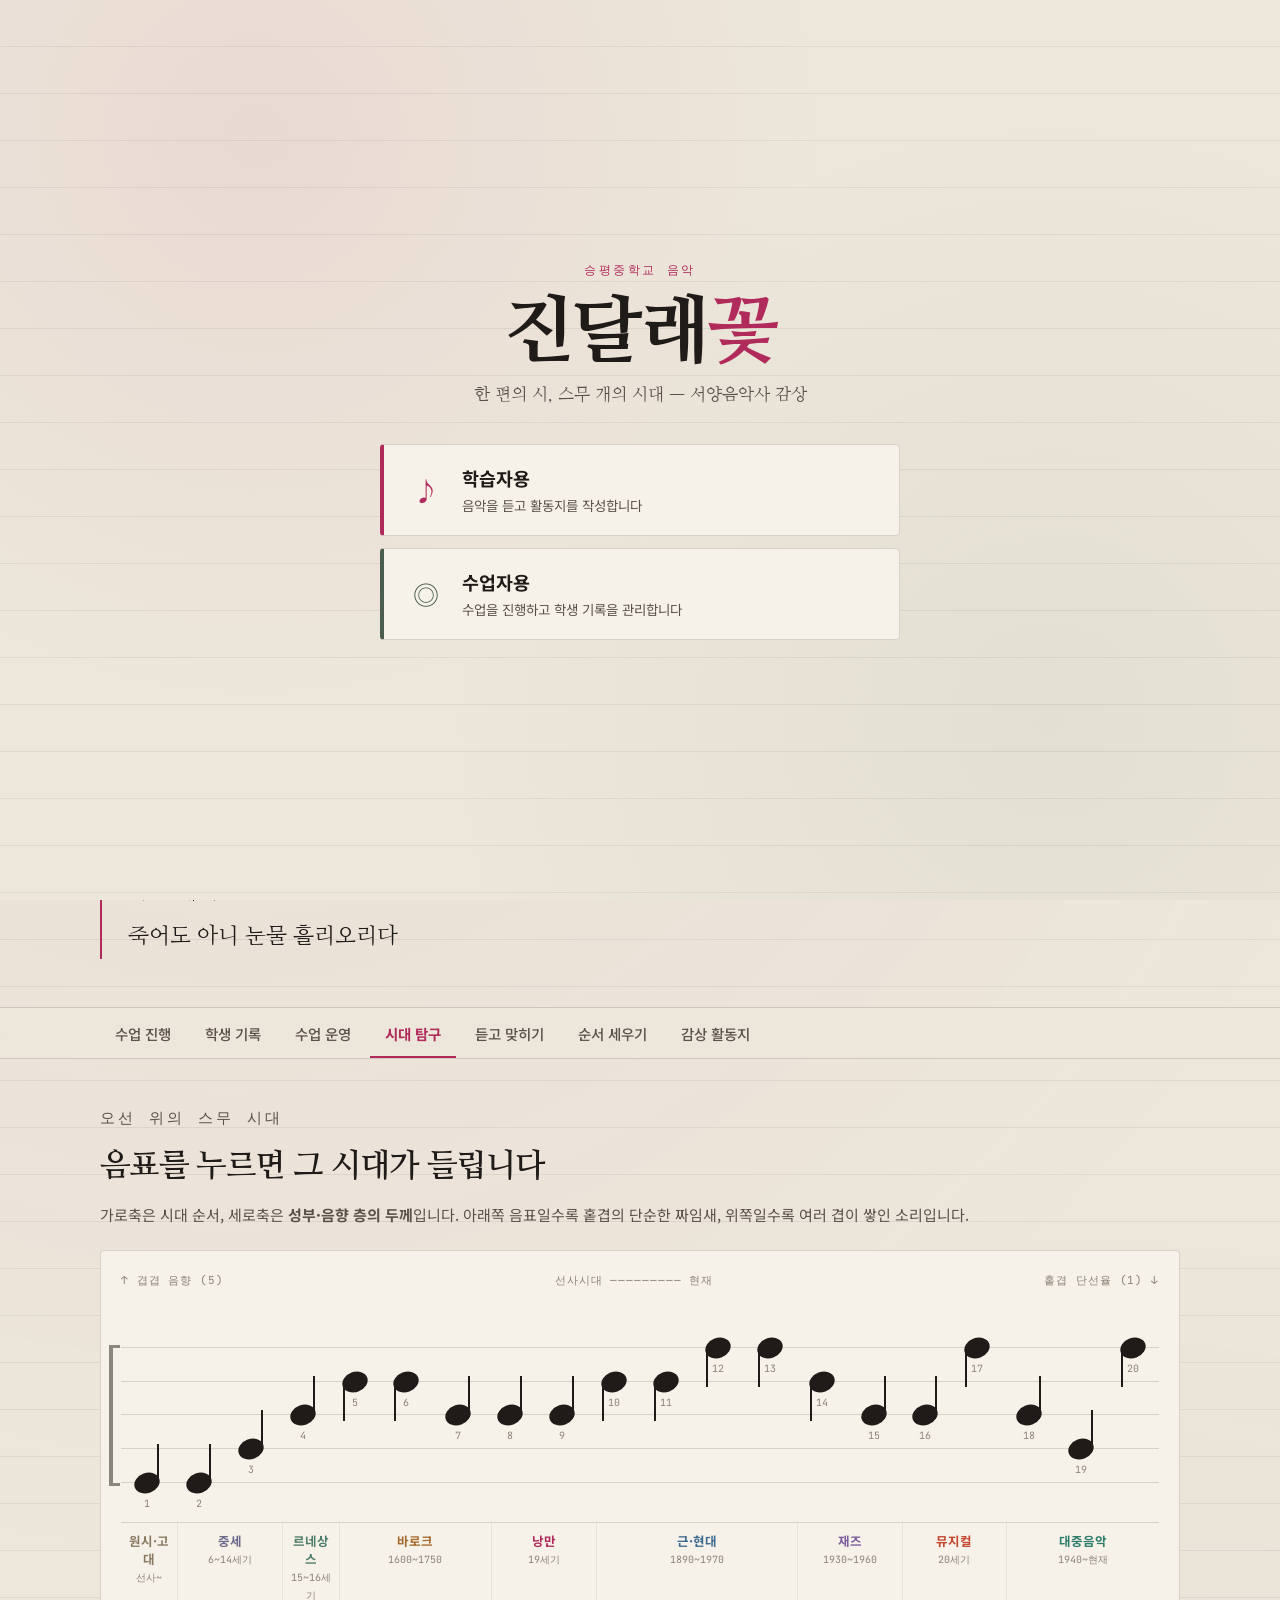
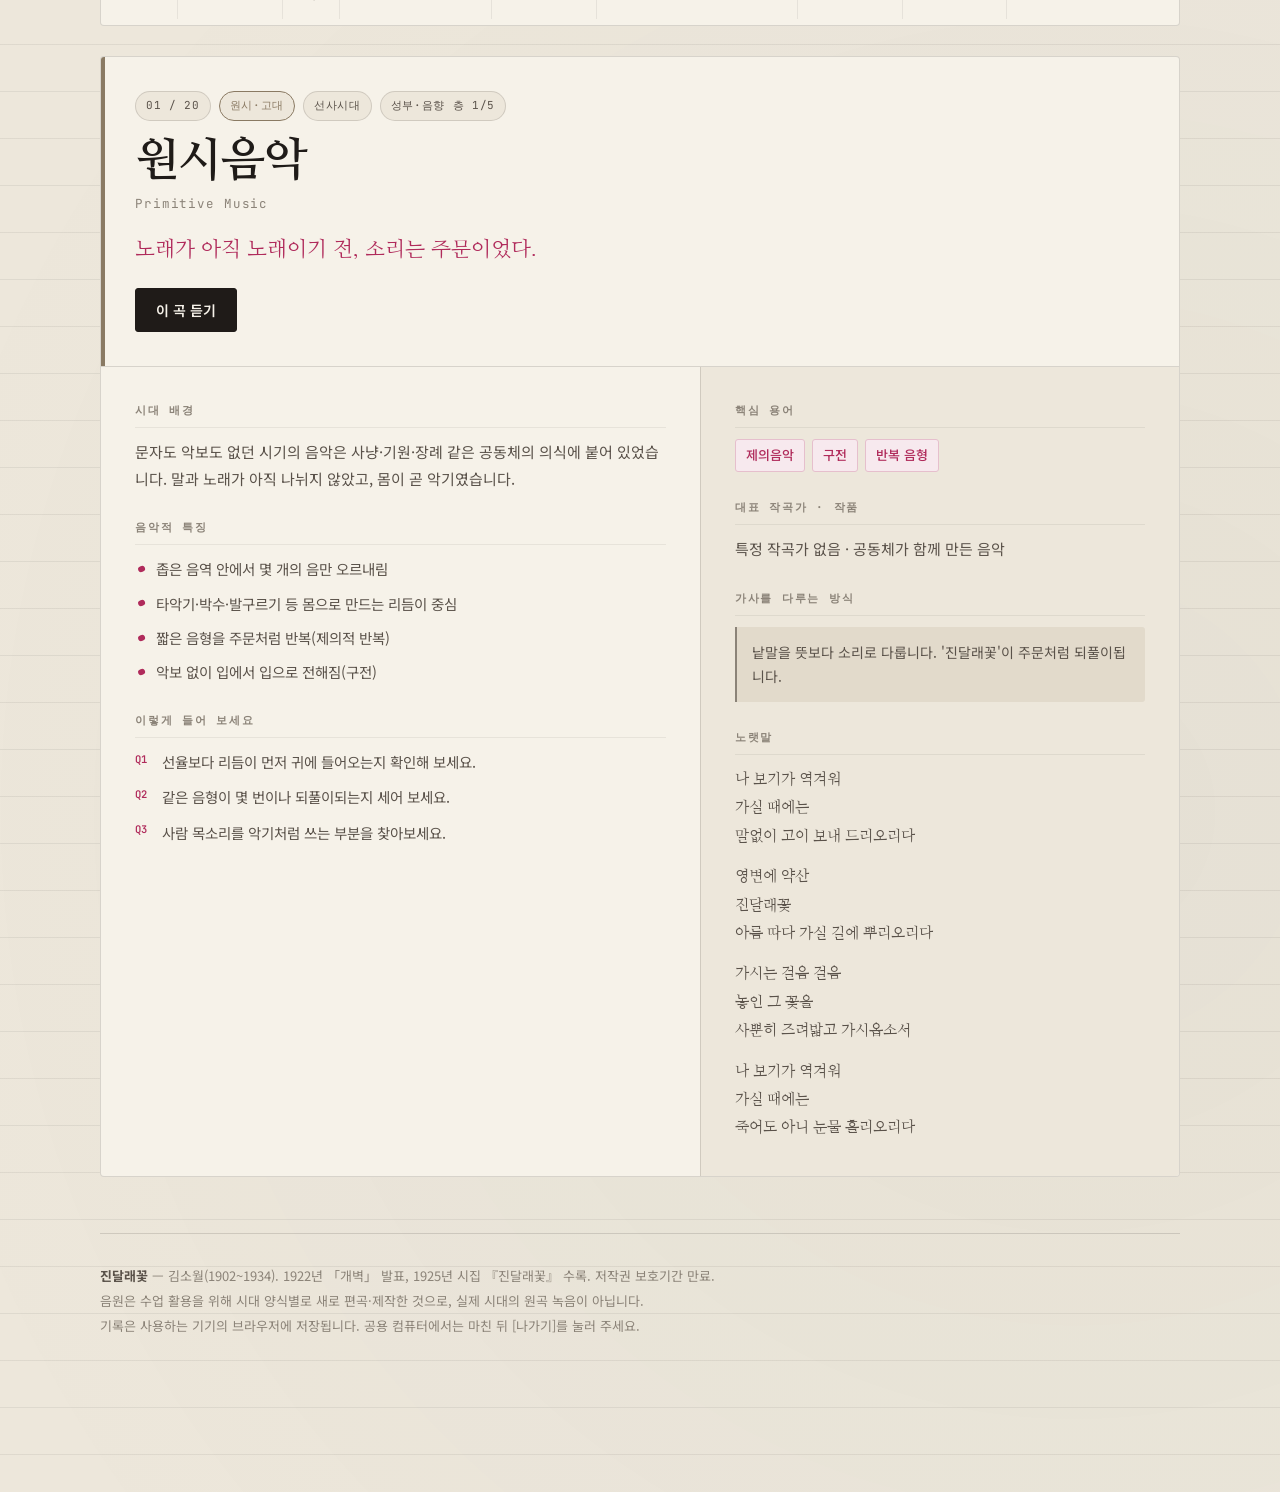
<file: index.html>
<!DOCTYPE html>
<html lang="ko">
<head>
<meta charset="UTF-8">
<meta name="viewport" content="width=device-width, initial-scale=1">
<title>진달래꽃 × 서양음악사 — 한 편의 시, 스무 개의 시대</title>
<meta name="description" content="김소월의 「진달래꽃」을 서양음악사 스무 개 시대·장르로 바꿔 듣고 비교하는 음악 감상 학습 페이지.">
<meta name="theme-color" content="#EDE7DB">
<link rel="preconnect" href="https://fonts.googleapis.com">
<link rel="preconnect" href="https://fonts.gstatic.com" crossorigin>
<link href="https://fonts.googleapis.com/css2?family=Nanum+Myeongjo:wght@400;700;800&family=Noto+Sans+KR:wght@400;500;700&family=JetBrains+Mono:wght@400;600&display=swap" rel="stylesheet">
<link rel="stylesheet" href="assets/css/style.css">
<link rel="stylesheet" href="assets/css/cloud.css?v=4">
</head>
<body class="locked">

<!-- ================= 로그인 ================= -->
<div class="gate on" id="gate">
  <div class="gate-card">
    <p class="eyebrow" id="gateSchool">승평중학교 음악</p>
    <h1>진달래<span class="pt">꽃</span></h1>
    <p class="gate-sub">한 편의 시, 스무 개의 시대 — 서양음악사 감상</p>

    <div id="gatePick" class="gate-pick">
      <button class="pickcard" type="button" id="pickStudent">
        <span class="pc-ico">♪</span>
        <b>학습자용</b>
        <span>음악을 듣고 활동지를 작성합니다</span>
      </button>
      <button class="pickcard teach" type="button" id="pickTeacher">
        <span class="pc-ico">◎</span>
        <b>수업자용</b>
        <span>수업을 진행하고 학생 기록을 관리합니다</span>
      </button>
    </div>

    <div id="gateForm" class="gate-form" style="display:none">
      <h2 id="gateFormTitle">학습자용 접속</h2>
      <div class="fld" id="fSid"><label for="gSid">학번</label>
        <input id="gSid" type="text" inputmode="numeric" maxlength="5" placeholder="3105" autocomplete="off"></div>
      <div class="fld" id="fName"><label for="gName">이름</label>
        <input id="gName" type="text" maxlength="10" placeholder="홍길동" autocomplete="off"></div>
      <div class="fld"><label for="gPw">비밀번호</label>
        <input id="gPw" type="password" maxlength="20" placeholder="비밀번호" autocomplete="off"></div>
      <p class="gate-err" id="gateErr"></p>
      <div class="btn-row">
        <button class="btn" type="button" id="gateGo">들어가기</button>
        <button class="btn ghost" type="button" id="gateBack">뒤로</button>
      </div>
      <p class="gate-hint" id="gateHint"></p>
    </div>
  </div>
</div>

<!-- ================= 사용자 표시줄 ================= -->
<div class="who" id="who">
  <div class="wrap">
    <span class="badge" id="whoRole">학습자</span>
    <b id="whoName">이름</b>
    <span id="whoSid" class="mono"></span>
    <button class="btn ghost small" type="button" id="logout">나가기</button>
  </div>
</div>

<!-- ================= 머리말 ================= -->
<header class="masthead">
  <div class="wrap">
    <div class="seal" aria-hidden="true">진<br>달</div>
    <p class="eyebrow"><span id="modeBadge">학습자용</span> · 한 편의 시, 스무 개의 시대</p>
    <h1>진달래<span class="pt">꽃</span></h1>
    <p class="byline">김소월 시 · 서양음악사 양식별 편곡 감상</p>
    <div class="hero-grid">
      <div id="poem" class="poem"></div>
      <div>
        <p class="lede">1922년에 쓰인 한 편의 이별시를, 서양음악사의 스무 시대가 저마다의 방식으로 노래합니다.
          선사시대의 두드림에서 오늘의 K-pop까지 <strong>가사는 그대로, 음악만 바뀝니다.</strong>
          무엇이 달라지는지 귀로 확인하면 음악사는 외울 것이 아니라 들리는 것이 됩니다.</p>
        <div class="btn-row" style="margin-bottom:24px">
          <button class="btn" type="button" id="heroPlay">아무 시대나 들어 보기</button>
        </div>
        <div class="stat-row">
          <div class="stat"><b>20</b><span>편곡 음원</span></div>
          <div class="stat"><b>9</b><span>시대 구분</span></div>
          <div class="stat"><b>1</b><span>변하지 않는 시</span></div>
        </div>
      </div>
    </div>
  </div>
</header>

<!-- ================= 탭 ================= -->
<nav class="tabbar">
  <div class="wrap inner" role="tablist">
    <button class="tab" type="button" role="tab" data-tab="stage"   aria-selected="false">수업 진행</button>
    <button class="tab" type="button" role="tab" data-tab="records" aria-selected="false">학생 기록</button>
    <button class="tab" type="button" role="tab" data-tab="lesson"  aria-selected="false">수업 운영</button>
    <button class="tab" type="button" role="tab" data-tab="explore" aria-selected="true">시대 탐구</button>
    <button class="tab" type="button" role="tab" data-tab="quiz"    aria-selected="false">듣고 맞히기</button>
    <button class="tab" type="button" role="tab" data-tab="order"   aria-selected="false">순서 세우기</button>
    <button class="tab" type="button" role="tab" data-tab="sheet"   aria-selected="false">감상 활동지</button>
  </div>
</nav>

<main class="wrap">

  <!-- ===== 수업 진행 (수업자용) ===== -->
  <section class="panel" id="stage" role="tabpanel">
    <div class="sec-head">
      <p class="eyebrow">교실 화면용</p>
      <h2>수업 진행</h2>
      <p>큰 화면에 띄워 놓고 쓰는 감상 진행 화면입니다. 좌우 화살표 키로도 곡을 넘길 수 있습니다.</p>
    </div>

    <div class="stagebox">
      <div class="st-top">
        <span class="st-num" id="stNum">01</span>
        <div>
          <h3 id="stTitle">원시음악</h3>
          <p class="st-sub" id="stSub">Primitive Music</p>
        </div>
        <span class="st-era" id="stEra">원시·고대</span>
      </div>

      <p class="st-one" id="stOne"></p>

      <div class="st-points">
        <h4 id="stPointsTitle">음악적 특징</h4>
        <ul id="stPoints"></ul>
      </div>

      <div class="st-lyric" id="stLyricBox" style="display:none"></div>

      <div class="st-ctrl">
        <button class="stbtn" type="button" id="stPrev"><span>◀ 이전</span></button>
        <button class="stbtn main" type="button" id="stPlay"><span>재생</span></button>
        <button class="stbtn" type="button" id="stNext"><span>다음 ▶</span></button>
        <button class="stbtn tgl" type="button" id="stBlind" aria-pressed="false"><span>제목 가리기</span></button>
        <button class="stbtn tgl" type="button" id="stLyric" aria-pressed="false"><span>노랫말</span></button>
      </div>

      <div class="st-jump" id="stJump"></div>
    </div>
  </section>

  <!-- ===== 학생 기록 (수업자용) ===== -->
  <section class="panel" id="records" role="tabpanel">
    <div class="sec-head">
      <p class="eyebrow">수업자용</p>
      <h2>학생 기록</h2>
      <p>학생이 작성한 감상 활동지를 모아 보고 엑셀로 내려받습니다.</p>
    </div>

    <div class="card">
      <div class="quiz-score" style="border-bottom:0;padding-bottom:0;margin-bottom:0;justify-content:flex-start;gap:34px">
        <div><b id="adN">0</b><span>학생 수</span></div>
        <div><b id="adDone">0</b><span>총 작성 건수</span></div>
        <div><b id="adAvg">0</b><span>1인 평균 곡 수</span></div>
      </div>
    </div>

    <div class="card">
      <h3>기록 모으기</h3>
      <p class="cap">학생이 같은 기기에서 작성했다면 자동으로 모입니다. 학생이 자기 기기에서 작성했다면
        학생이 만든 <b>제출_학번_이름.json</b> 파일을 받아 여기서 한꺼번에 불러오세요.</p>
      <div class="btn-row" style="align-items:center">
        <label class="btn" for="adImport">제출 파일 불러오기</label>
        <input type="file" id="adImport" accept=".json,application/json" multiple hidden>
        <button class="btn ghost" type="button" id="adBackup">전체 백업</button>
        <button class="btn ghost small danger" type="button" id="adWipe">전체 지우기</button>
      </div>
      <p class="cap" style="margin-top:12px">학생 메일 수신 주소: <b id="adMail">설정 안 됨</b>
        <button class="btn ghost small" type="button" id="adMailSet" style="margin-left:8px">변경</button></p>
    </div>

    <div class="card">
      <h3>내려받기</h3>
      <div class="btn-row">
        <button class="btn" type="button" id="adXlsAll">총괄 엑셀 (전체)</button>
        <button class="btn ghost" type="button" id="adXlsTrack">곡별 엑셀 (시트 분리)</button>
        <button class="btn ghost" type="button" id="adXlsOne">지금 보는 곡만 엑셀</button>
        <button class="btn ghost" type="button" id="adCsv">CSV</button>
      </div>
      <p class="cap" style="margin-top:12px">총괄 엑셀은 <b>총괄 / 학생별 요약 / 응답 통계</b> 세 시트로 나옵니다.
        곡별 엑셀은 곡마다 시트를 따로 만듭니다.</p>
    </div>

    <div class="card">
      <div class="sheet-pick">
        <label for="adView" class="cap" style="margin:0">보기</label>
        <select class="pick" id="adView">
          <option value="student">학생별</option>
          <option value="track">곡별</option>
          <option value="stat">응답 통계</option>
        </select>
        <span id="adTrackWrap" style="display:none">
          <select class="pick" id="adTrack"></select>
        </span>
      </div>
      <div id="adBody"></div>
    </div>
  </section>

  <!-- ===== 수업 운영 ===== -->
  <section class="panel" id="lesson" role="tabpanel">
    <div class="sec-head">
      <p class="eyebrow">수업자용</p>
      <h2>45분 수업 운영안</h2>
      <p>이 탭만 인쇄하면 지도안이 됩니다.</p>
    </div>
    <div class="card"><h3>학습 목표</h3><div class="blk"><ul id="lsGoal"></ul></div></div>
    <div class="card"><h3>수업 흐름</h3><div id="lsFlow"></div></div>
    <div class="card"><h3>핵심 발문</h3><div class="blk"><ol id="lsAsk"></ol></div></div>
    <div class="card"><h3>운영 요령</h3><div class="blk"><ul id="lsTips"></ul></div></div>
  </section>

  <!-- ===== 시대 탐구 ===== -->
  <section class="panel on" id="explore" role="tabpanel">
    <div class="sec-head">
      <p class="eyebrow">오선 위의 스무 시대</p>
      <h2>음표를 누르면 그 시대가 들립니다</h2>
      <p>가로축은 시대 순서, 세로축은 <b>성부·음향 층의 두께</b>입니다. 아래쪽 음표일수록 홑겹의 단순한 짜임새, 위쪽일수록 여러 겹이 쌓인 소리입니다.</p>
    </div>
    <div class="staff-shell">
      <div class="staff-legend">
        <span>↑ 겹겹 음향 (5)</span><span>선사시대 ————————— 현재</span><span>홑겹 단선율 (1) ↓</span>
      </div>
      <p class="swipe-hint">좌우로 밀어서 스무 시대를 모두 보세요</p>
      <div class="staff-scroll">
        <div class="staff-inner">
          <div class="staff" id="staff"></div>
          <div class="era-row" id="eraRow"></div>
        </div>
      </div>
    </div>
    <article class="detail" id="detail"></article>
  </section>

  <!-- ===== 듣고 맞히기 ===== -->
  <section class="panel" id="quiz" role="tabpanel">
    <div class="sec-head">
      <p class="eyebrow">블라인드 감상</p>
      <h2>제목을 가리고 소리만으로 시대를 찾습니다</h2>
      <p>정답보다 중요한 것은 근거입니다. 고르기 전에 "왜 그렇게 들렸는지" 한 문장으로 말해 보세요.</p>
    </div>
    <div class="quiz-card">
      <div class="quiz-score">
        <div><b id="qDone">0</b><span>푼 문제</span></div>
        <div><b id="qRight">0</b><span>맞힌 문제</span></div>
        <div><b id="qRate">–</b><span>정답률</span></div>
      </div>
      <div id="qStage"><p class="quiz-q">[문제 시작]을 누르면 무작위로 한 곡이 재생됩니다.</p></div>
      <div class="btn-row" style="justify-content:center;margin-top:20px">
        <button class="btn" type="button" id="qStart">문제 시작</button>
        <button class="btn ghost small" type="button" id="qReset">점수 초기화</button>
      </div>
    </div>
  </section>

  <!-- ===== 순서 세우기 ===== -->
  <section class="panel" id="order" role="tabpanel">
    <div class="sec-head">
      <p class="eyebrow">연대 배열</p>
      <h2>여섯 곡을 시대 순으로 세워 보세요</h2>
      <p>아래 카드를 <b>이른 시대부터 차례로</b> 누르면 위 칸에 하나씩 채워집니다. 잘못 넣었다면 × 를 눌러 빼세요.</p>
    </div>
    <div class="card">
      <div class="slot-row" id="oSlots"></div>
      <div class="pool" id="oPool"></div>
      <div class="btn-row">
        <button class="btn" type="button" id="oCheck">채점하기</button>
        <button class="btn ghost" type="button" id="oNew">다시 뽑기</button>
      </div>
      <div id="oResult" style="margin-top:20px"></div>
    </div>
  </section>

  <!-- ===== 감상 활동지 ===== -->
  <section class="panel" id="sheet" role="tabpanel">
    <div class="sec-head">
      <p class="eyebrow">스스로 채우는 기록</p>
      <h2>들으면서 바로 적는 감상 활동지</h2>
      <p>곡을 고르고 들으면서 항목을 고른 뒤 [저장하기]를 누르세요. 곡 하나만 따로 내보낼 수도, 스무 곡을 묶어 낼 수도 있습니다.</p>
    </div>
    <div class="card">
      <div class="sheet-pick">
        <select class="pick" id="sheetPick" aria-label="곡 고르기"></select>
        <button class="btn small" type="button" id="sheetPlay">듣기 / 멈추기</button>
        <span class="saved-note" id="sheetSaved"></span>
      </div>
      <p id="sheetWarn" class="quiz-q" style="display:none;color:#C4462F"></p>
      <div id="sheetBody"></div>

      <div class="act">
        <p class="act-t">이 곡만</p>
        <div class="btn-row">
          <button class="btn" type="button" id="sheetSave">저장하기</button>
          <button class="btn ghost" type="button" id="sheetOneDl">내려받기 (txt)</button>
          <button class="btn ghost" type="button" id="sheetOneXls">엑셀</button>
          <button class="btn ghost" type="button" id="sheetOneMail">메일 보내기</button>
        </div>
      </div>

      <div class="act">
        <p class="act-t">스무 곡 전체</p>
        <div class="btn-row">
          <button class="btn ghost" type="button" id="sheetAllDl">전체 내려받기 (txt)</button>
          <button class="btn ghost" type="button" id="sheetAllXls">전체 엑셀</button>
          <button class="btn ghost" type="button" id="sheetAllMail">전체 메일 보내기</button>
          <button class="btn ghost" type="button" id="sheetPrint">인쇄</button>
          <button class="btn" type="button" id="sheetSubmit">선생님께 제출 파일 만들기</button>
        </div>
      </div>

      <div style="margin-top:24px">
        <h4 class="mini-h">작성 현황 · <span id="sheetCount"></span></h4>
        <div class="done-grid" id="sheetDots"></div>
        <div class="btn-row" style="margin-top:16px">
          <button class="btn ghost small danger" type="button" id="sheetWipe">이 기기에서 내 기록 지우기</button>
        </div>
      </div>
    </div>
  </section>

  <footer class="foot">
    <b>진달래꽃</b> — 김소월(1902~1934). 1922년 「개벽」 발표, 1925년 시집 『진달래꽃』 수록. 저작권 보호기간 만료.<br>
    음원은 수업 활용을 위해 시대 양식별로 새로 편곡·제작한 것으로, 실제 시대의 원곡 녹음이 아닙니다.<br>
    기록은 사용하는 기기의 브라우저에 저장됩니다. 공용 컴퓨터에서는 마친 뒤 [나가기]를 눌러 주세요.
  </footer>
</main>

<!-- ================= 플레이어 ================= -->
<div class="player" id="player">
  <div class="err" id="plErr"></div>
  <div class="wrap">
    <div class="pl-info">
      <div class="t" id="plTitle">원시음악</div>
      <div class="s" id="plSub">Primitive Music · 선사시대</div>
    </div>
    <div class="pl-btns">
      <button class="icb" type="button" id="plPrev" aria-label="이전 곡" title="이전 곡">
        <svg viewBox="0 0 24 24" width="15" height="15" fill="currentColor"><path d="M6 5h2.4v14H6zM20 5v14L9.6 12z"/></svg></button>
      <button class="icb" type="button" id="plBack" aria-label="10초 뒤로" title="10초 뒤로">
        <svg viewBox="0 0 24 24" width="16" height="16" fill="none" stroke="currentColor" stroke-width="2" stroke-linecap="round" stroke-linejoin="round"><path d="M3.5 12a8.5 8.5 0 1 1 2.6 6.1"/><path d="M3.2 6.6v5h5"/></svg></button>
      <button class="icb main" type="button" id="plPlay" aria-label="재생">
        <svg viewBox="0 0 24 24" width="17" height="17" fill="currentColor"><path d="M7 4.5v15l13-7.5z"/></svg></button>
      <button class="icb" type="button" id="plNext" aria-label="다음 곡" title="다음 곡">
        <svg viewBox="0 0 24 24" width="15" height="15" fill="currentColor"><path d="M15.6 5H18v14h-2.4zM4 5v14l10.4-7z"/></svg></button>
      <button class="icb" type="button" id="plLoop" aria-label="한 곡 반복" aria-pressed="false" title="한 곡 반복">
        <svg viewBox="0 0 24 24" width="16" height="16" fill="none" stroke="currentColor" stroke-width="2" stroke-linecap="round" stroke-linejoin="round"><path d="M17 2.5 20.5 6 17 9.5"/><path d="M3.5 12V10a4 4 0 0 1 4-4h13"/><path d="M7 21.5 3.5 18 7 14.5"/><path d="M20.5 12v2a4 4 0 0 1-4 4h-13"/></svg></button>
    </div>
    <div class="pl-seek">
      <span class="tm-txt" id="plCur">0:00</span>
      <input type="range" class="seek" id="plSeek" min="0" max="1000" value="0" aria-label="재생 위치">
      <span class="tm-txt" id="plDur">0:00</span>
    </div>
    <div class="pl-vol">
      <button class="icb sm" type="button" id="plMute" aria-label="음소거">
        <svg viewBox="0 0 24 24" width="16" height="16" fill="currentColor"><path d="M4 9v6h4l5 4V5L8 9H4z"/><path d="M16 8.5a4.5 4.5 0 0 1 0 7" fill="none" stroke="currentColor" stroke-width="1.8" stroke-linecap="round"/></svg></button>
      <button class="icb sm" type="button" id="plVolDn" aria-label="음량 줄이기" title="음량 줄이기">−</button>
      <input type="range" class="seek vol" id="plVol" min="0" max="100" value="85" aria-label="음량">
      <button class="icb sm" type="button" id="plVolUp" aria-label="음량 키우기" title="음량 키우기">＋</button>
      <span class="tm-txt vt" id="plVolTxt">85%</span>
    </div>
    <select class="rate" id="plRate" aria-label="재생 속도">
      <option value="0.75">0.75×</option>
      <option value="1" selected>1.0×</option>
      <option value="1.25">1.25×</option>
      <option value="1.5">1.5×</option>
    </select>
  </div>
</div>

<div class="toast" id="toast"></div>
<div id="printArea" class="print-only"></div>

<script src="assets/js/data.js"></script>
<script src="assets/js/xlsx-mini.js"></script>
<script src="assets/js/app.js"></script>
<script src="assets/js/cloud.js?v=4"></script>
</body>
</html>
</file>
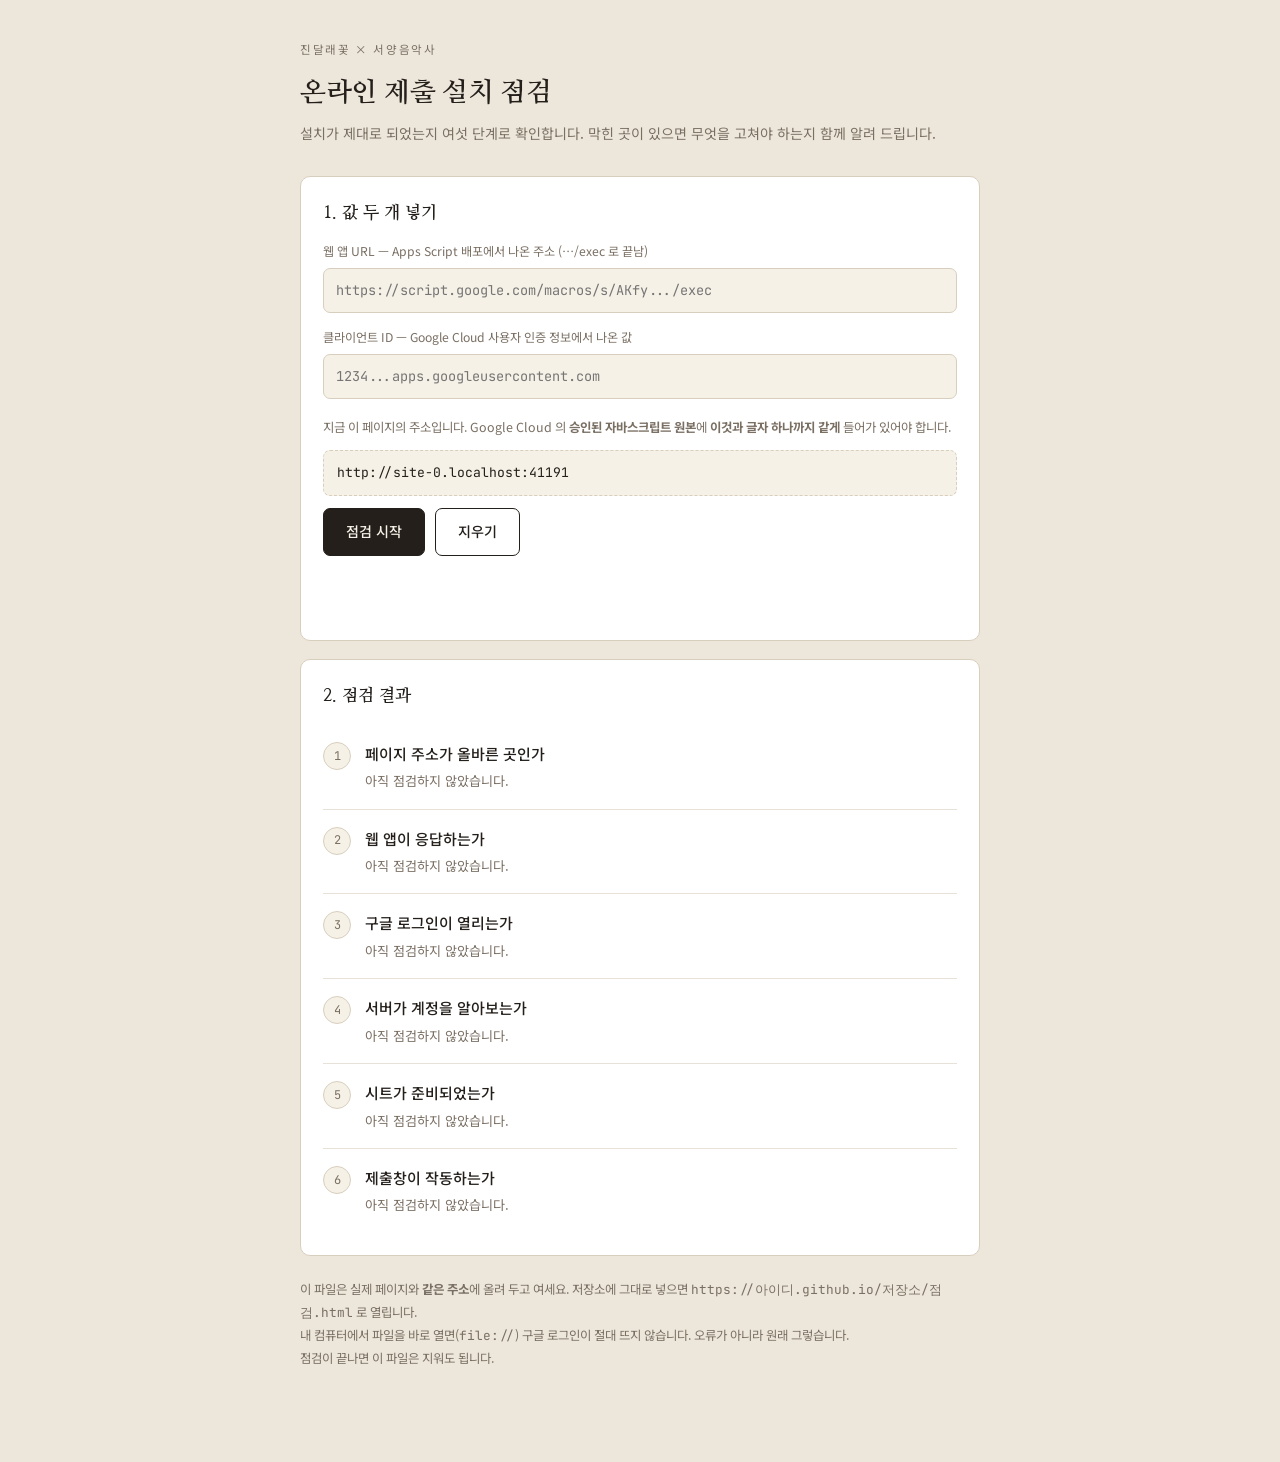
<file: 점검.html>
<!DOCTYPE html>
<html lang="ko">
<head>
<meta charset="UTF-8">
<meta name="viewport" content="width=device-width, initial-scale=1">
<title>설치 점검 — 진달래꽃 온라인 제출</title>
<link rel="preconnect" href="https://fonts.googleapis.com">
<link rel="preconnect" href="https://fonts.gstatic.com" crossorigin>
<link href="https://fonts.googleapis.com/css2?family=Nanum+Myeongjo:wght@400;700;800&family=Noto+Sans+KR:wght@400;500;700&family=JetBrains+Mono:wght@400;600&display=swap" rel="stylesheet">
<style>
:root{
  --ink:#241F1B; --dim:#7A6F63; --line:#D8CEBE;
  --bg:#EDE7DB; --paper:#F6F1E6; --red:#C4462F; --green:#3E7A52; --amber:#B7791F;
}
*{box-sizing:border-box}
body{
  margin:0; background:var(--bg); color:var(--ink);
  font-family:"Noto Sans KR",sans-serif; font-size:15px; line-height:1.7;
  padding:40px 20px 80px;
}
.wrap{max-width:680px;margin:0 auto}
h1{font-family:"Nanum Myeongjo",serif;font-size:1.7rem;margin:0 0 6px;letter-spacing:-.01em}
.eyebrow{font-size:.72rem;letter-spacing:.14em;color:var(--dim);margin:0 0 10px;text-transform:uppercase}
.lede{color:var(--dim);font-size:.88rem;margin:0 0 30px}

.card{background:#fff;border:1px solid var(--line);border-radius:10px;padding:22px;margin-bottom:18px}
.card h2{font-family:"Nanum Myeongjo",serif;font-size:1.05rem;margin:0 0 14px}
label{display:block;font-size:.76rem;color:var(--dim);margin-bottom:6px}
input[type=text]{
  width:100%;font:inherit;font-size:.85rem;font-family:"JetBrains Mono",monospace;
  padding:10px 12px;border:1px solid var(--line);border-radius:7px;background:var(--paper);color:var(--ink);
}
input:focus-visible,button:focus-visible{outline:2px solid var(--red);outline-offset:2px}
.fld{margin-bottom:14px}

.btn{
  font:inherit;font-size:.88rem;font-weight:500;padding:11px 22px;border-radius:7px;
  border:1px solid var(--ink);background:var(--ink);color:var(--paper);cursor:pointer;
}
.btn:disabled{opacity:.4;cursor:not-allowed}
.btn.ghost{background:none;color:var(--ink)}
.row{display:flex;gap:10px;flex-wrap:wrap;align-items:center}

.origin{
  font-family:"JetBrains Mono",monospace;font-size:.82rem;
  background:var(--paper);border:1px dashed var(--line);border-radius:7px;
  padding:11px 13px;margin:12px 0;word-break:break-all;
}
.origin b{color:var(--red)}

ol.steps{list-style:none;margin:0;padding:0;counter-reset:s}
ol.steps li{
  counter-increment:s;position:relative;padding:16px 0 16px 42px;
  border-bottom:1px solid rgba(216,206,190,.6);
}
ol.steps li:last-child{border-bottom:0}
ol.steps li::before{
  content:counter(s);position:absolute;left:0;top:17px;
  width:26px;height:26px;border-radius:50%;
  display:flex;align-items:center;justify-content:center;
  font-family:"JetBrains Mono",monospace;font-size:.75rem;
  background:var(--paper);border:1px solid var(--line);color:var(--dim);
}
li.pass::before{content:"✓";background:var(--green);border-color:var(--green);color:#fff}
li.fail::before{content:"✕";background:var(--red);border-color:var(--red);color:#fff}
li.warn::before{content:"!";background:var(--amber);border-color:var(--amber);color:#fff}
li.busy::before{content:"…";background:var(--paper)}
.t{font-weight:500}
.d{font-size:.82rem;color:var(--dim);margin-top:4px;white-space:pre-line}
li.fail .d{color:var(--red)}
li.warn .d{color:var(--amber)}
.fix{
  font-size:.8rem;margin-top:9px;padding:10px 13px;border-radius:7px;
  background:rgba(196,70,47,.06);border-left:2px solid var(--red);white-space:pre-line;
}
li.warn .fix{background:rgba(183,121,31,.07);border-left-color:var(--amber)}
.mono{font-family:"JetBrains Mono",monospace;font-size:.8rem}
#gbtn{margin:14px 0 4px;min-height:44px}
.note{font-size:.78rem;color:var(--dim);margin-top:22px;line-height:1.8}
</style>
</head>
<body>
<div class="wrap">

  <p class="eyebrow">진달래꽃 × 서양음악사</p>
  <h1>온라인 제출 설치 점검</h1>
  <p class="lede">설치가 제대로 되었는지 여섯 단계로 확인합니다. 막힌 곳이 있으면 무엇을 고쳐야 하는지 함께 알려 드립니다.</p>

  <div class="card">
    <h2>1. 값 두 개 넣기</h2>
    <div class="fld">
      <label for="api">웹 앱 URL — Apps Script 배포에서 나온 주소 (…/exec 로 끝남)</label>
      <input type="text" id="api" placeholder="https://script.google.com/macros/s/AKfy.../exec" spellcheck="false">
    </div>
    <div class="fld">
      <label for="cid">클라이언트 ID — Google Cloud 사용자 인증 정보에서 나온 값</label>
      <input type="text" id="cid" placeholder="1234...apps.googleusercontent.com" spellcheck="false">
    </div>

    <p style="font-size:.78rem;color:var(--dim);margin:18px 0 0">지금 이 페이지의 주소입니다. Google Cloud 의 <b>승인된 자바스크립트 원본</b>에 <b>이것과 글자 하나까지 같게</b> 들어가 있어야 합니다.</p>
    <div class="origin" id="origin"></div>

    <div class="row">
      <button class="btn" type="button" id="run">점검 시작</button>
      <button class="btn ghost" type="button" id="clear">지우기</button>
    </div>
    <div id="gbtn"></div>
  </div>

  <div class="card">
    <h2>2. 점검 결과</h2>
    <ol class="steps" id="steps">
      <li data-k="origin"><div class="t">페이지 주소가 올바른 곳인가</div><div class="d">아직 점검하지 않았습니다.</div></li>
      <li data-k="api"><div class="t">웹 앱이 응답하는가</div><div class="d">아직 점검하지 않았습니다.</div></li>
      <li data-k="gis"><div class="t">구글 로그인이 열리는가</div><div class="d">아직 점검하지 않았습니다.</div></li>
      <li data-k="who"><div class="t">서버가 계정을 알아보는가</div><div class="d">아직 점검하지 않았습니다.</div></li>
      <li data-k="sheet"><div class="t">시트가 준비되었는가</div><div class="d">아직 점검하지 않았습니다.</div></li>
      <li data-k="win"><div class="t">제출창이 작동하는가</div><div class="d">아직 점검하지 않았습니다.</div></li>
    </ol>
  </div>

  <p class="note">
    이 파일은 실제 페이지와 <b>같은 주소</b>에 올려 두고 여세요. 저장소에 그대로 넣으면
    <span class="mono">https://아이디.github.io/저장소/점검.html</span> 로 열립니다.<br>
    내 컴퓨터에서 파일을 바로 열면(<span class="mono">file://</span>) 구글 로그인이 절대 뜨지 않습니다. 오류가 아니라 원래 그렇습니다.<br>
    점검이 끝나면 이 파일은 지워도 됩니다.
  </p>

</div>

<script>
var $ = function (s) { return document.querySelector(s); };
var KEY = 'jindallae-check';

/* ---------- 저장된 값 ---------- */
try {
  var saved = JSON.parse(localStorage.getItem(KEY) || '{}');
  if (saved.api) $('#api').value = saved.api;
  if (saved.cid) $('#cid').value = saved.cid;
} catch (e) {}
$('#origin').textContent = location.origin;
if (location.protocol === 'file:') {
  $('#origin').innerHTML = '<b>file:// — 이 상태로는 구글 로그인이 뜨지 않습니다</b>';
}
$('#clear').addEventListener('click', function () {
  localStorage.removeItem(KEY); $('#api').value = ''; $('#cid').value = '';
  reset(); mark('origin', '', '아직 점검하지 않았습니다.');
});

/* ---------- 결과 칠하기 ---------- */
function li(k) { return $('li[data-k="' + k + '"]'); }
function mark(k, cls, desc, fix) {
  var e = li(k); if (!e) return;
  e.className = cls || '';
  e.querySelector('.d').textContent = desc || '';
  var old = e.querySelector('.fix'); if (old) old.remove();
  if (fix) {
    var f = document.createElement('div');
    f.className = 'fix'; f.textContent = fix;
    e.appendChild(f);
  }
}
function reset() {
  ['origin','api','gis','who','sheet','win'].forEach(function (k) {
    mark(k, '', '아직 점검하지 않았습니다.');
  });
}

/* ---------- 서버 부르기 ---------- */
var API = '', CID = '', TOKEN = null;

function post(action, body) {
  var p = Object.assign({ action: action, idToken: TOKEN }, body || {});
  return fetch(API, {
    method: 'POST',
    headers: { 'Content-Type': 'text/plain;charset=utf-8' },
    body: JSON.stringify(p),
    redirect: 'follow'
  }).then(function (r) { return r.json(); });
}

/* ---------- 점검 시작 ---------- */
$('#run').addEventListener('click', start);

function start() {
  API = $('#api').value.trim();
  CID = $('#cid').value.trim();
  localStorage.setItem(KEY, JSON.stringify({ api: API, cid: CID }));
  reset();
  $('#run').disabled = true;
  step1();
}

/* 1. 주소 */
function step1() {
  if (location.protocol === 'file:') {
    mark('origin', 'fail', 'file:// 로 열려 있습니다.',
      '구글 로그인은 내 컴퓨터에서 바로 연 파일에서는 동작하지 않습니다.\n이 파일을 저장소에 올려 https:// 주소로 여세요.');
    return done();
  }
  if (location.protocol !== 'https:' && location.hostname !== 'localhost') {
    mark('origin', 'warn', location.origin, 'https 가 아닙니다. GitHub Pages 주소로 여세요.');
  } else {
    mark('origin', 'pass', location.origin + ' — 이 값이 승인된 자바스크립트 원본에 있어야 합니다.');
  }
  step2();
}

/* 2. 웹 앱 응답 */
function step2() {
  if (API.indexOf('https://script.google.com/') !== 0) {
    mark('api', 'fail', 'Apps Script 주소가 아닙니다.',
      'Apps Script 편집기 ▸ 배포 ▸ 배포 관리 에서 웹 앱 URL 을 복사하세요.');
    return done();
  }
  if (API.slice(-5) !== '/exec') {
    mark('api', 'fail', '주소가 /exec 로 끝나지 않습니다.',
      '/dev 로 끝나는 주소는 선생님 본인만 열립니다. 배포 후 나오는 /exec 주소를 쓰세요.');
    return done();
  }
  mark('api', 'busy', '응답을 기다리는 중…');

  fetch(API, { redirect: 'follow' })
    .then(function (r) { return r.json(); })
    .then(function (o) {
      if (o && o.alive) {
        mark('api', 'pass', '웹 앱이 살아 있습니다. 서버 시각 ' + (o.now || ''));
        step3();
      } else {
        mark('api', 'fail', '응답은 왔지만 이 스크립트가 아닙니다.',
          'Code.gs 를 붙여넣은 뒤 다시 배포했는지 확인하세요.');
        done();
      }
    })
    .catch(function () {
      mark('api', 'fail', '주소에 닿지 못했습니다.',
        '배포할 때 [액세스 권한이 있는 사용자] 가 "모든 사용자" 인지 확인하세요.\n' +
        '"나만" 이나 "도메인 내 사용자" 로 두면 학생 브라우저에서 막힙니다.');
      done();
    });
}

/* 3. 구글 로그인 */
function step3() {
  if (CID.indexOf('.apps.googleusercontent.com') < 0) {
    mark('gis', 'fail', '클라이언트 ID 모양이 아닙니다.',
      'Google Cloud ▸ API 및 서비스 ▸ 사용자 인증 정보 에서\nOAuth 2.0 클라이언트 ID 값을 복사하세요.');
    return done();
  }
  mark('gis', 'busy', '로그인 창을 준비하는 중…');

  var s = document.createElement('script');
  s.src = 'https://accounts.google.com/gsi/client';
  s.async = true; s.defer = true;
  s.onerror = function () {
    mark('gis', 'fail', '구글 로그인 스크립트를 못 받았습니다.',
      '학교 네트워크가 accounts.google.com 을 막고 있을 수 있습니다.\n휴대폰 데이터로 한 번 열어 보세요.');
    done();
  };
  s.onload = function () {
    try {
      google.accounts.id.initialize({
        client_id: CID, callback: step4, ux_mode: 'popup', auto_select: false
      });
      google.accounts.id.renderButton($('#gbtn'), {
        theme: 'outline', size: 'large', text: 'signin_with', locale: 'ko', width: 280
      });
      mark('gis', 'warn', '위쪽 [Google 계정으로 로그인] 단추를 눌러 주세요.',
        '학생 계정으로 눌러 보면 학생 쪽 점검이 되고,\n선생님 계정으로 누르면 교사 권한까지 함께 확인됩니다.');
      $('#gbtn').scrollIntoView({ behavior: 'smooth', block: 'center' });
    } catch (e) {
      mark('gis', 'fail', '로그인 창을 만들지 못했습니다: ' + e.message,
        '클라이언트 ID 를 다시 확인하세요.');
      done();
    }
  };
  document.head.appendChild(s);
}

/* 4. 계정 확인 */
function step4(res) {
  TOKEN = res.credential;
  mark('gis', 'pass', '로그인 창이 정상으로 열렸습니다.');
  mark('who', 'busy', '서버에 물어보는 중…');

  post('check').then(function (o) {
    if (!o.ok) {
      if (String(o.error || '').indexOf('이 페이지에서 발급된') >= 0) {
        mark('who', 'fail', o.error,
          'Code.gs 의 CLIENT_ID 와 이 페이지의 클라이언트 ID 가 서로 다릅니다.\n같은 값으로 맞춘 뒤 Apps Script 를 다시 배포하세요.');
      } else if (o.need === 'wrongdomain') {
        mark('who', 'warn', o.error,
          '학교 계정이 아닌 것으로 막혔습니다. 이 동작 자체는 정상입니다.\n학교 계정으로 다시 눌러 확인해 보세요.');
      } else {
        mark('who', 'fail', o.error || '알 수 없는 응답', 'Apps Script 실행 기록에서 오류를 확인하세요.');
      }
      return done();
    }
    mark('who', 'pass',
      o.email + (o.teacher ? ' · 수업자로 인식됨' : ' · 학습자로 인식됨') +
      '\n허용 도메인 @' + o.domain + ' · 등록된 수업자 ' + o.teachers + '명');
    step5(o);
  }).catch(function () {
    mark('who', 'fail', '서버 응답을 읽지 못했습니다.',
      '배포를 [새 버전] 으로 다시 올린 뒤 시도해 보세요.');
    done();
  });
}

/* 5. 시트 */
function step5(o) {
  if (!o.ready) {
    mark('sheet', 'fail', '빠진 시트: ' + o.missing.join(', '),
      'Apps Script 편집기에서 함수 setup 을 한 번 실행하세요.\n네 장(설정·제출·명렬표·로그)이 자동으로 만들어집니다.');
    return done();
  }
  var d = '네 장 모두 준비되었습니다. 명렬표 ' + o.rollCount + '명 등록됨.';
  if (o.rollCount === 0) {
    mark('sheet', 'warn', d,
      '명렬표가 비어 있습니다. 이대로도 쓸 수 있지만,\n학생이 학번을 직접 적게 되고 첫 제출한 계정에 묶입니다.\n명렬표를 채우면 학번 칸이 잠겨 사칭이 아예 불가능합니다.');
  } else if (!o.teacher && !o.inRoll) {
    mark('sheet', 'warn', d,
      '지금 계정은 명렬표에 없습니다. [명렬표검사] 를 켜 두면 이 계정은 제출이 막힙니다.');
  } else {
    mark('sheet', 'pass', d);
  }
  step6(o);
}

/* 6. 제출창 */
function step6(o) {
  if (o.open) {
    mark('win', 'pass', '지금 제출이 열려 있습니다. 서버 시각 ' + o.now,
      '수업 전에는 닫아 두세요. 구글 시트 상단 메뉴\n[진달래꽃 제출 ▸ 지금 제출 닫기] 로 바로 됩니다.');
  } else {
    mark('win', 'pass', '지금은 닫혀 있습니다 — ' + o.why +
      '\n닫힘 판정이 서버에서 나온다는 뜻이므로 정상입니다.');
  }
  done(true);
}

function done(all) {
  $('#run').disabled = false;
  $('#run').textContent = all ? '다시 점검' : '점검 시작';
}
</script>
</body>
</html>
</file>
<file: assets/css/style.css>
/* ============================================================
   진달래꽃 × 서양음악사
   한지(paper) · 먹(ink) · 진달래(azalea) · 낙관(seal)
   ============================================================ */

:root {
  --paper:      #EDE7DB;
  --paper-hi:   #F6F2E9;
  --paper-lo:   #E2DACB;
  --ink:        #1F1B18;
  --ink-2:      #5A524A;
  --ink-3:      #8B8378;
  --azalea:     #B02B5B;
  --azalea-lo:  #E6BFCD;
  --azalea-bg:  #F7E9EE;
  --seal:       #C4462F;
  --moss:       #4A5D4E;

  --rule:       rgba(31, 27, 24, 0.14);
  --rule-soft:  rgba(31, 27, 24, 0.07);

  --serif: "Nanum Myeongjo", "Gowun Batang", "Batang", "바탕", Georgia, serif;
  --sans:  "Noto Sans KR", "Apple SD Gothic Neo", "Malgun Gothic", system-ui, sans-serif;
  --mono:  "JetBrains Mono", "D2Coding", ui-monospace, "Courier New", monospace;

  --pl-h: 88px;   /* 플레이어 높이 */
}

* { box-sizing: border-box; }

html { scroll-behavior: smooth; -webkit-text-size-adjust: 100%; }

body {
  margin: 0;
  background-color: var(--paper);
  background-image:
    repeating-linear-gradient(180deg, transparent 0 46px, var(--rule-soft) 46px 47px),
    radial-gradient(circle at 18% 12%, rgba(176,43,91,.05), transparent 42%),
    radial-gradient(circle at 84% 78%, rgba(74,93,78,.05), transparent 46%);
  color: var(--ink);
  font-family: var(--sans);
  font-size: 16px;
  line-height: 1.75;
  padding-bottom: calc(var(--pl-h) + 24px);
}

img { max-width: 100%; }

:focus-visible {
  outline: 2.5px solid var(--azalea);
  outline-offset: 3px;
  border-radius: 3px;
}

.wrap { width: min(1080px, 92vw); margin-inline: auto; }

/* ---------- 머리말 ---------- */

.masthead {
  position: relative;
  padding: clamp(40px, 8vw, 84px) 0 clamp(28px, 5vw, 48px);
  border-bottom: 1px solid var(--rule);
}

.eyebrow {
  font-family: var(--mono);
  font-size: 12px;
  letter-spacing: .22em;
  color: var(--azalea);
  text-transform: uppercase;
  margin: 0 0 18px;
}

.masthead h1 {
  font-family: var(--serif);
  font-weight: 800;
  font-size: clamp(3.2rem, 13vw, 7rem);
  line-height: .94;
  letter-spacing: -.03em;
  margin: 0;
}

.masthead h1 .pt { color: var(--azalea); }

.byline {
  font-family: var(--serif);
  font-size: clamp(1rem, 2.4vw, 1.2rem);
  color: var(--ink-2);
  margin: 16px 0 0;
}

.seal {
  position: absolute;
  top: clamp(36px, 7vw, 76px);
  right: 0;
  width: 62px; height: 62px;
  border: 2.5px solid var(--seal);
  border-radius: 5px;
  color: var(--seal);
  font-family: var(--serif);
  font-weight: 800;
  font-size: 20px;
  line-height: 1.05;
  display: grid;
  place-content: center;
  text-align: center;
  transform: rotate(-4deg);
  opacity: .9;
}

.hero-grid {
  display: grid;
  grid-template-columns: minmax(0, 1fr) minmax(0, 1fr);
  gap: clamp(24px, 5vw, 56px);
  margin-top: clamp(30px, 5vw, 50px);
  align-items: start;
}

.poem {
  font-family: var(--serif);
  font-size: clamp(1.05rem, 2.7vw, 1.35rem);
  line-height: 2.1;
  color: var(--ink);
  border-left: 2px solid var(--azalea);
  padding-left: clamp(16px, 3vw, 26px);
}

.poem .stanza + .stanza { margin-top: 1.35em; }

.lede { color: var(--ink-2); margin: 0 0 22px; }
.lede strong { color: var(--ink); font-weight: 700; }

.stat-row {
  display: flex;
  flex-wrap: wrap;
  gap: 10px 28px;
  padding-top: 20px;
  border-top: 1px solid var(--rule);
}

.stat b {
  display: block;
  font-family: var(--mono);
  font-size: 1.55rem;
  color: var(--azalea);
  line-height: 1.2;
}

.stat span { font-size: 12.5px; color: var(--ink-3); letter-spacing: .04em; }

/* ---------- 탭 ---------- */

.tabbar {
  position: sticky;
  top: 0;
  z-index: 40;
  background: var(--paper);
  background: color-mix(in srgb, var(--paper) 92%, transparent);
  backdrop-filter: blur(9px);
  -webkit-backdrop-filter: blur(9px);
  border-bottom: 1px solid var(--rule);
  margin-bottom: clamp(28px, 5vw, 46px);
}

.tabbar .inner {
  display: flex;
  gap: 4px;
  overflow-x: auto;
  scrollbar-width: none;
}
.tabbar .inner::-webkit-scrollbar { display: none; }

.tab {
  flex: 0 0 auto;
  appearance: none;
  background: none;
  border: 0;
  border-bottom: 2.5px solid transparent;
  padding: 15px 15px 12px;
  font-family: var(--sans);
  font-size: 14.5px;
  font-weight: 500;
  color: var(--ink-2);
  cursor: pointer;
  white-space: nowrap;
  transition: color .18s, border-color .18s;
}

.tab:hover { color: var(--ink); }
.tab[aria-selected="true"] { color: var(--azalea); border-bottom-color: var(--azalea); font-weight: 700; }

/* ---------- 패널 ---------- */

.panel { display: none; }
.panel.on { display: block; animation: fade .34s ease both; }

@keyframes fade { from { opacity: 0; transform: translateY(7px); } to { opacity: 1; transform: none; } }

.sec-head { margin-bottom: 22px; }

.sec-head h2 {
  font-family: var(--serif);
  font-size: clamp(1.5rem, 3.6vw, 2rem);
  margin: 6px 0 8px;
  letter-spacing: -.02em;
}

.sec-head p { color: var(--ink-2); margin: 0; font-size: 15px; }

/* ---------- 오선 타임라인 (시그니처) ---------- */

.staff-shell {
  border: 1px solid var(--rule);
  border-radius: 4px;
  background: var(--paper-hi);
  padding: 20px 0 0;
  margin-bottom: 30px;
  overflow: hidden;
}

.staff-legend {
  display: flex;
  justify-content: space-between;
  align-items: baseline;
  gap: 14px;
  padding: 0 20px 16px;
  font-family: var(--mono);
  font-size: 11px;
  letter-spacing: .08em;
  color: var(--ink-3);
}

.staff-scroll { overflow-x: auto; padding-bottom: 6px; }

.staff-inner { min-width: 940px; padding: 0 20px; }

.staff {
  position: relative;
  height: 210px;
  margin-bottom: 6px;
}

.staff .line {
  position: absolute;
  left: 0; right: 0;
  height: 1px;
  background: var(--rule);
}

.staff .bracket {
  position: absolute;
  left: -12px;
  bottom: 16%;
  height: 64%;
  width: 4px;
  background: var(--ink);
  opacity: .5;
  pointer-events: none;
}
.staff .bracket::before,
.staff .bracket::after {
  content: "";
  position: absolute;
  left: 0;
  width: 11px;
  height: 3px;
  background: var(--ink);
}
.staff .bracket::before { top: -3px; }
.staff .bracket::after  { bottom: -3px; }

.note {
  position: absolute;
  transform: translate(-50%, 50%);
  appearance: none;
  background: none;
  border: 0;
  padding: 0;
  cursor: pointer;
  z-index: 2;
}

.note .head {
  width: 26px; height: 20px;
  border-radius: 50%;
  background: var(--ink);
  transform: rotate(-20deg);
  transition: background .18s, transform .18s, box-shadow .18s;
  display: block;
}

.note .stem {
  position: absolute;
  right: 1px; bottom: 9px;
  width: 2px; height: 40px;
  background: var(--ink);
  transition: background .18s;
}

.note.down .stem {
  right: auto; bottom: auto;
  left: 1px; top: 9px;
}

.note .num {
  position: absolute;
  left: 50%;
  top: 24px;
  transform: translateX(-50%);
  font-family: var(--mono);
  font-size: 10px;
  color: var(--ink-3);
}

.note:hover .head { transform: rotate(-20deg) scale(1.22); }
.note:hover .head, .note:hover .stem { background: var(--azalea); }

.note[aria-current="true"] .head,
.note[aria-current="true"] .stem { background: var(--azalea); }
.note[aria-current="true"] .head { box-shadow: 0 0 0 6px var(--azalea-bg); }
.note[aria-current="true"] .num { color: var(--azalea); font-weight: 600; }

.note.playing .head { animation: beat 1.1s ease-in-out infinite; }
@keyframes beat {
  0%,100% { box-shadow: 0 0 0 5px var(--azalea-bg); }
  50%     { box-shadow: 0 0 0 12px rgba(176,43,91,.10); }
}

.era-row {
  display: flex;
  border-top: 1px solid var(--rule);
}

.era-cell {
  padding: 9px 4px 16px;
  border-right: 1px solid var(--rule-soft);
  text-align: center;
  font-size: 11.5px;
  line-height: 1.45;
  color: var(--ink-2);
}
.era-cell:last-child { border-right: 0; }
.era-cell b { display: block; font-weight: 700; color: var(--ink); font-size: 12.5px; }
.era-cell span { font-family: var(--mono); font-size: 10px; color: var(--ink-3); }

.swipe-hint {
  display: none;
  font-size: 12px;
  color: var(--ink-3);
  text-align: center;
  padding: 0 0 12px;
}

/* ---------- 상세 카드 ---------- */

.detail {
  border: 1px solid var(--rule);
  border-radius: 4px;
  background: var(--paper-hi);
  overflow: hidden;
}

.detail-top {
  padding: clamp(22px, 4vw, 34px);
  border-bottom: 1px solid var(--rule);
  position: relative;
}

.detail-top::before {
  content: "";
  position: absolute;
  left: 0; top: 0; bottom: 0;
  width: 4px;
  background: var(--era-color, var(--azalea));
}

.chip-row { display: flex; flex-wrap: wrap; gap: 8px; margin-bottom: 14px; }

.chip {
  font-family: var(--mono);
  font-size: 11px;
  letter-spacing: .06em;
  padding: 4px 10px;
  border: 1px solid var(--rule);
  border-radius: 100px;
  color: var(--ink-2);
  background: var(--paper);
}

.chip.era { border-color: var(--era-color, var(--azalea)); color: var(--era-color, var(--azalea)); }

.detail-top h3 {
  font-family: var(--serif);
  font-size: clamp(1.9rem, 5.5vw, 2.9rem);
  margin: 0;
  letter-spacing: -.025em;
  line-height: 1.15;
}

.detail-top .sub {
  font-family: var(--mono);
  font-size: 12.5px;
  color: var(--ink-3);
  letter-spacing: .07em;
  margin: 5px 0 0;
}

.detail-top .one {
  font-family: var(--serif);
  font-size: clamp(1.1rem, 2.7vw, 1.3rem);
  color: var(--azalea);
  margin: 18px 0 0;
  line-height: 1.6;
}

.detail-body {
  display: grid;
  grid-template-columns: minmax(0, 1.25fr) minmax(0, 1fr);
  gap: 0;
}

.dcol { padding: clamp(22px, 4vw, 34px); }
.dcol + .dcol { border-left: 1px solid var(--rule); background: var(--paper); }

.blk + .blk { margin-top: 26px; }

.blk h4 {
  font-family: var(--mono);
  font-size: 11px;
  letter-spacing: .16em;
  color: var(--ink-3);
  text-transform: uppercase;
  margin: 0 0 11px;
  padding-bottom: 7px;
  border-bottom: 1px solid var(--rule-soft);
}

.blk p { margin: 0; font-size: 15px; color: var(--ink-2); }

.blk ul { margin: 0; padding: 0; list-style: none; }

.blk ul li {
  position: relative;
  padding-left: 21px;
  font-size: 14.5px;
  color: var(--ink-2);
  margin-bottom: 9px;
}

.blk ul li::before {
  content: "";
  position: absolute;
  left: 3px; top: .68em;
  width: 7px; height: 5.5px;
  background: var(--azalea);
  border-radius: 50%;
  transform: rotate(-20deg);
}

.blk ol { margin: 0; padding-left: 0; list-style: none; counter-reset: q; }

.blk ol li {
  counter-increment: q;
  position: relative;
  padding-left: 27px;
  font-size: 14.5px;
  color: var(--ink-2);
  margin-bottom: 10px;
}

.blk ol li::before {
  content: "Q" counter(q);
  position: absolute;
  left: 0; top: .06em;
  font-family: var(--mono);
  font-size: 10.5px;
  color: var(--azalea);
  font-weight: 600;
}

.wordchips { display: flex; flex-wrap: wrap; gap: 7px; }

.wordchip {
  background: var(--azalea-bg);
  color: var(--azalea);
  border: 1px solid var(--azalea-lo);
  border-radius: 3px;
  padding: 4px 10px;
  font-size: 13px;
  font-weight: 500;
}

.lyric-note {
  background: var(--paper-lo);
  border-left: 2px solid var(--ink-3);
  padding: 13px 15px;
  font-size: 14px;
  color: var(--ink-2);
  border-radius: 0 3px 3px 0;
}

.mini-poem {
  font-family: var(--serif);
  font-size: 14.5px;
  line-height: 1.95;
  color: var(--ink-2);
}
.mini-poem div + div { margin-top: .85em; }

/* ---------- 버튼 ---------- */

.btn {
  appearance: none;
  font-family: var(--sans);
  font-size: 14px;
  font-weight: 600;
  padding: 11px 20px;
  border-radius: 3px;
  border: 1px solid var(--ink);
  background: var(--ink);
  color: var(--paper-hi);
  cursor: pointer;
  transition: background .16s, color .16s, border-color .16s, transform .1s;
}

.btn:hover { background: var(--azalea); border-color: var(--azalea); }
.btn:active { transform: translateY(1px); }

.btn.ghost { background: none; color: var(--ink); }
.btn.ghost:hover { background: var(--azalea); border-color: var(--azalea); color: var(--paper-hi); }

.btn.small { font-size: 13px; padding: 8px 15px; }
.btn:disabled { opacity: .38; cursor: not-allowed; }
.btn:disabled:hover { background: var(--ink); border-color: var(--ink); }

.btn-row { display: flex; flex-wrap: wrap; gap: 9px; }

/* ---------- 퀴즈 ---------- */

.quiz-card {
  border: 1px solid var(--rule);
  border-radius: 4px;
  background: var(--paper-hi);
  padding: clamp(24px, 5vw, 40px);
  text-align: center;
}

.quiz-score {
  display: flex;
  justify-content: center;
  gap: 32px;
  padding-bottom: 22px;
  margin-bottom: 26px;
  border-bottom: 1px solid var(--rule);
}

.quiz-score div b {
  display: block;
  font-family: var(--mono);
  font-size: 1.7rem;
  color: var(--azalea);
  line-height: 1.15;
}
.quiz-score div span { font-size: 11.5px; color: var(--ink-3); letter-spacing: .07em; }

.mystery {
  font-family: var(--serif);
  font-size: clamp(2.6rem, 9vw, 4.4rem);
  color: var(--azalea);
  line-height: 1;
  margin: 4px 0 6px;
}

.quiz-q { font-size: 15px; color: var(--ink-2); margin: 0 0 26px; }

.opts {
  display: grid;
  grid-template-columns: repeat(auto-fit, minmax(210px, 1fr));
  gap: 10px;
  margin-bottom: 22px;
  text-align: left;
}

.opt {
  appearance: none;
  background: var(--paper);
  border: 1px solid var(--rule);
  border-radius: 3px;
  padding: 15px 17px;
  font-family: var(--sans);
  font-size: 15px;
  font-weight: 500;
  color: var(--ink);
  cursor: pointer;
  text-align: left;
  transition: border-color .16s, background .16s;
}

.opt:hover:not(:disabled) { border-color: var(--azalea); background: var(--azalea-bg); }
.opt .sm { display: block; font-family: var(--mono); font-size: 10.5px; color: var(--ink-3); letter-spacing: .06em; margin-top: 2px; }
.opt:disabled { cursor: default; }
.opt.right { border-color: var(--moss); background: #E7EFE8; }
.opt.right .sm { color: var(--moss); }
.opt.wrong { border-color: var(--seal); background: #FBEAE6; opacity: .95; }

.verdict {
  border-radius: 4px;
  padding: 18px 20px;
  text-align: left;
  font-size: 14.5px;
  line-height: 1.75;
  margin-bottom: 20px;
}
.verdict.ok { background: #E7EFE8; border-left: 3px solid var(--moss); }
.verdict.no { background: #FBEAE6; border-left: 3px solid var(--seal); }
.verdict b { display: block; margin-bottom: 5px; font-size: 15px; }
.verdict .cl { color: var(--ink-2); }

/* ---------- 순서 세우기 ---------- */

.pool { display: flex; flex-wrap: wrap; gap: 9px; margin-bottom: 26px; }

.pool-item {
  appearance: none;
  background: var(--paper-hi);
  border: 1px solid var(--rule);
  border-radius: 3px;
  padding: 11px 16px;
  font-family: var(--sans);
  font-size: 14.5px;
  font-weight: 500;
  color: var(--ink);
  cursor: pointer;
  transition: border-color .16s, background .16s, opacity .16s;
}
.pool-item:hover:not(:disabled) { border-color: var(--azalea); background: var(--azalea-bg); }
.pool-item:disabled { opacity: .26; cursor: not-allowed; }

.slot-row { display: flex; flex-direction: column; gap: 8px; margin-bottom: 24px; }

.slot {
  display: flex;
  align-items: center;
  gap: 14px;
  border: 1px dashed var(--rule);
  border-radius: 3px;
  padding: 13px 16px;
  background: var(--paper-hi);
  min-height: 54px;
}
.slot.filled { border-style: solid; }
.slot.ok { border-color: var(--moss); background: #E7EFE8; }
.slot.ng { border-color: var(--seal); background: #FBEAE6; }

.slot .idx {
  font-family: var(--mono);
  font-size: 12px;
  color: var(--ink-3);
  flex: 0 0 26px;
}
.slot .nm { flex: 1; font-size: 15px; font-weight: 500; }
.slot .nm.empty { color: var(--ink-3); font-weight: 400; font-style: italic; }
.slot .yr { font-family: var(--mono); font-size: 11.5px; color: var(--ink-3); }

.slot .x {
  appearance: none;
  background: none;
  border: 0;
  color: var(--ink-3);
  font-size: 19px;
  line-height: 1;
  cursor: pointer;
  padding: 2px 5px;
}
.slot .x:hover { color: var(--seal); }

/* ---------- 활동지 ---------- */

.sheet-pick {
  display: flex;
  align-items: center;
  gap: 11px;
  flex-wrap: wrap;
  margin-bottom: 22px;
  padding-bottom: 20px;
  border-bottom: 1px solid var(--rule);
}

select.pick {
  font-family: var(--sans);
  font-size: 15px;
  padding: 10px 14px;
  border: 1px solid var(--rule);
  border-radius: 3px;
  background: var(--paper-hi);
  color: var(--ink);
  min-width: 230px;
  cursor: pointer;
}

.axis { margin-bottom: 20px; }

.axis > label {
  display: block;
  font-family: var(--mono);
  font-size: 11px;
  letter-spacing: .14em;
  color: var(--ink-3);
  text-transform: uppercase;
  margin-bottom: 9px;
}

.axis-opts { display: flex; flex-wrap: wrap; gap: 7px; }

.axis-opts input { position: absolute; opacity: 0; width: 0; height: 0; }

.axis-opts label {
  border: 1px solid var(--rule);
  border-radius: 100px;
  padding: 7px 15px;
  font-size: 13.5px;
  color: var(--ink-2);
  background: var(--paper-hi);
  cursor: pointer;
  transition: all .15s;
}

.axis-opts label:hover { border-color: var(--azalea); }
.axis-opts input:checked + label { background: var(--azalea); border-color: var(--azalea); color: var(--paper-hi); font-weight: 600; }
.axis-opts input:focus-visible + label { outline: 2.5px solid var(--azalea); outline-offset: 2px; }

textarea.free {
  width: 100%;
  min-height: 118px;
  font-family: var(--sans);
  font-size: 15px;
  line-height: 1.8;
  padding: 14px 16px;
  border: 1px solid var(--rule);
  border-radius: 3px;
  background: var(--paper-hi);
  color: var(--ink);
  resize: vertical;
}
textarea.free:focus { border-color: var(--azalea); outline: none; }

.saved-note { font-size: 13px; color: var(--moss); margin-left: 4px; }

.done-grid { display: flex; flex-wrap: wrap; gap: 5px; margin-top: 8px; }

.done-dot {
  width: 25px; height: 25px;
  border: 1px solid var(--rule);
  border-radius: 3px;
  display: grid;
  place-content: center;
  font-family: var(--mono);
  font-size: 10.5px;
  color: var(--ink-3);
  background: var(--paper-hi);
}
.done-dot.done { background: var(--azalea); border-color: var(--azalea); color: var(--paper-hi); font-weight: 600; }

/* ---------- 수업 운영 ---------- */

.card {
  border: 1px solid var(--rule);
  border-radius: 4px;
  background: var(--paper-hi);
  padding: clamp(22px, 4vw, 32px);
  margin-bottom: 18px;
}

.card > h3 {
  font-family: var(--serif);
  font-size: 1.3rem;
  margin: 0 0 16px;
  padding-bottom: 11px;
  border-bottom: 1px solid var(--rule);
}

.flow-item {
  display: grid;
  grid-template-columns: 74px 1fr;
  gap: 18px;
  padding: 16px 0;
  border-bottom: 1px solid var(--rule-soft);
}
.flow-item:last-child { border-bottom: 0; padding-bottom: 0; }

.flow-item .tm {
  font-family: var(--mono);
  font-size: 13px;
  color: var(--azalea);
  font-weight: 600;
  padding-top: 2px;
}
.flow-item b { display: block; margin-bottom: 5px; font-size: 15.5px; }
.flow-item p { margin: 0; font-size: 14.5px; color: var(--ink-2); }

/* ---------- 플레이어 ---------- */

.player {
  position: fixed;
  left: 0; right: 0; bottom: 0;
  z-index: 60;
  background: var(--ink);
  color: var(--paper-hi);
  border-top: 1px solid rgba(255,255,255,.1);
  padding: 11px 0 max(11px, env(safe-area-inset-bottom));
}

.player .wrap { display: flex; align-items: center; gap: 15px; }

.pl-info { flex: 0 0 auto; min-width: 0; max-width: 250px; }
.pl-info .t { font-size: 14.5px; font-weight: 600; white-space: nowrap; overflow: hidden; text-overflow: ellipsis; }
.pl-info .s { font-family: var(--mono); font-size: 10.5px; color: rgba(246,242,233,.5); letter-spacing: .07em; white-space: nowrap; overflow: hidden; text-overflow: ellipsis; }

.pl-btns { display: flex; align-items: center; gap: 5px; flex: 0 0 auto; }

.icb {
  appearance: none;
  background: none;
  border: 0;
  color: var(--paper-hi);
  width: 38px; height: 38px;
  border-radius: 50%;
  display: grid;
  place-content: center;
  cursor: pointer;
  font-size: 15px;
  transition: background .15s;
}
.icb:hover { background: rgba(255,255,255,.13); }
.icb.main { background: var(--azalea); width: 46px; height: 46px; font-size: 17px; }
.icb.main:hover { background: #C93668; }
.icb.on { color: var(--azalea); }
.icb:disabled { opacity: .3; cursor: not-allowed; }
.icb:disabled:hover { background: none; }

.pl-seek { flex: 1; display: flex; align-items: center; gap: 11px; min-width: 0; }

.tm-txt { font-family: var(--mono); font-size: 11.5px; color: rgba(246,242,233,.6); flex: 0 0 auto; }

input[type="range"].seek {
  flex: 1;
  appearance: none;
  height: 4px;
  border-radius: 2px;
  background: rgba(255,255,255,.2);
  cursor: pointer;
  min-width: 60px;
}
input[type="range"].seek::-webkit-slider-thumb {
  appearance: none;
  width: 13px; height: 13px;
  border-radius: 50%;
  background: var(--azalea);
  border: 2px solid var(--ink);
}
input[type="range"].seek::-moz-range-thumb {
  width: 13px; height: 13px;
  border-radius: 50%;
  background: var(--azalea);
  border: 2px solid var(--ink);
}

.rate {
  appearance: none;
  background: rgba(255,255,255,.11);
  border: 0;
  color: var(--paper-hi);
  font-family: var(--mono);
  font-size: 11.5px;
  padding: 7px 9px;
  border-radius: 3px;
  cursor: pointer;
  flex: 0 0 auto;
}

.err {
  background: var(--seal);
  color: #fff;
  font-size: 12.5px;
  padding: 7px 0;
  text-align: center;
  display: none;
}
.err.on { display: block; }

/* ---------- 꼬리말 ---------- */

.foot {
  margin-top: 56px;
  padding: 30px 0 42px;
  border-top: 1px solid var(--rule);
  font-size: 13px;
  color: var(--ink-3);
  line-height: 1.9;
}
.foot b { color: var(--ink-2); }

/* ---------- 반응형 ---------- */

@media (max-width: 900px) {
  .hero-grid { grid-template-columns: 1fr; }
  .detail-body { grid-template-columns: 1fr; }
  .dcol + .dcol { border-left: 0; border-top: 1px solid var(--rule); }
}

@media (max-width: 760px) {
  body { --pl-h: 140px; font-size: 15.5px; }
  .seal { width: 50px; height: 50px; font-size: 16px; }
  .swipe-hint { display: block; }
  .staff { height: 176px; }
  .player .wrap { flex-wrap: wrap; gap: 8px 10px; }
  .pl-info { flex: 1 1 auto; max-width: none; order: 1; min-width: 0; }
  .pl-info .s { display: none; }
  .rate { order: 2; }
  .pl-btns { order: 3; flex: 1 1 100%; justify-content: center; }
  .pl-seek { order: 4; flex: 1 1 100%; }
  .quiz-score { gap: 22px; }
  .flow-item { grid-template-columns: 1fr; gap: 4px; }
}

@media (prefers-reduced-motion: reduce) {
  html { scroll-behavior: auto; }
  *, *::before, *::after {
    animation-duration: .001ms !important;
    animation-iteration-count: 1 !important;
    transition-duration: .001ms !important;
  }
}

/* ---------- 인쇄 ---------- */

@media print {
  body { background: #fff; padding: 0; }
  .tabbar, .player, .staff-shell, .btn, .no-print { display: none !important; }
  .panel { display: block !important; }
  .card, .detail { border-color: #999; break-inside: avoid; }
}

/* ---------- 스크린리더 전용 ---------- */
.sr-only {
  position: absolute;
  width: 1px; height: 1px;
  padding: 0; margin: -1px;
  overflow: hidden;
  clip: rect(0 0 0 0);
  white-space: nowrap;
  border: 0;
}

/* ============================================================
   로그인 · 화면 분리 · 음량 · 관리 화면
   ============================================================ */

body.locked { overflow: hidden; }

/* ---------- 로그인 ---------- */
.gate {
  position: fixed; inset: 0; z-index: 200;
  background: var(--paper);
  background-image:
    repeating-linear-gradient(180deg, transparent 0 46px, var(--rule-soft) 46px 47px),
    radial-gradient(circle at 20% 15%, rgba(176,43,91,.07), transparent 45%),
    radial-gradient(circle at 82% 80%, rgba(74,93,78,.06), transparent 48%);
  display: none; place-items: center;
  padding: 24px; overflow-y: auto;
}
.gate.on { display: grid; }

.gate-card {
  width: min(520px, 100%);
  text-align: center;
  animation: fade .4s ease both;
}
.gate-card h1 {
  font-family: var(--serif); font-weight: 800;
  font-size: clamp(3rem, 12vw, 4.6rem); line-height: .95;
  letter-spacing: -.03em; margin: 8px 0 0;
}
.gate-card h1 .pt { color: var(--azalea); }
.gate-sub { font-family: var(--serif); color: var(--ink-2); margin: 12px 0 34px; font-size: 1.05rem; }

.gate-pick { display: grid; gap: 12px; }

.pickcard {
  appearance: none; text-align: left; cursor: pointer;
  background: var(--paper-hi); border: 1px solid var(--rule);
  border-left: 4px solid var(--azalea);
  border-radius: 4px; padding: 20px 22px;
  display: grid; grid-template-columns: 40px 1fr; gap: 4px 16px;
  transition: border-color .16s, background .16s, transform .1s;
  font-family: var(--sans);
}
.pickcard:hover { background: var(--azalea-bg); border-color: var(--azalea); }
.pickcard:active { transform: translateY(1px); }
.pickcard.teach { border-left-color: var(--moss); }
.pickcard.teach:hover { background: #E7EFE8; border-color: var(--moss); }
.pickcard .pc-ico {
  grid-row: 1 / 3; align-self: center; justify-self: center;
  font-size: 26px; color: var(--azalea); line-height: 1;
}
.pickcard.teach .pc-ico { color: var(--moss); }
.pickcard b { font-size: 1.15rem; color: var(--ink); }
.pickcard span:last-child { font-size: 13.5px; color: var(--ink-2); }

.gate-form {
  background: var(--paper-hi); border: 1px solid var(--rule);
  border-radius: 4px; padding: 26px 24px; text-align: left;
}
.gate-form h2 {
  font-family: var(--serif); font-size: 1.25rem; margin: 0 0 20px;
  padding-bottom: 12px; border-bottom: 1px solid var(--rule);
}
.fld { margin-bottom: 14px; }
.fld label {
  display: block; font-family: var(--mono); font-size: 11px;
  letter-spacing: .14em; color: var(--ink-3); margin-bottom: 6px; text-transform: uppercase;
}
.fld input {
  width: 100%; font-family: var(--sans); font-size: 16px;
  padding: 12px 14px; border: 1px solid var(--rule); border-radius: 3px;
  background: var(--paper); color: var(--ink);
}
.fld input:focus { border-color: var(--azalea); outline: none; }
.gate-err { color: var(--seal); font-size: 13.5px; margin: 4px 0 14px; min-height: 1.2em; }
.gate-hint { font-size: 12.5px; color: var(--ink-3); margin: 16px 0 0; line-height: 1.7; }

/* ---------- 사용자 표시줄 ---------- */
.who { display: none; background: var(--ink); color: var(--paper-hi); padding: 9px 0; }
.who.on { display: block; }
.who .wrap { display: flex; align-items: center; gap: 11px; }
.who b { font-size: 14.5px; }
.who .mono { font-family: var(--mono); font-size: 11.5px; color: rgba(246,242,233,.6); }
.who .btn { margin-left: auto; border-color: rgba(255,255,255,.34); color: var(--paper-hi); }
.who .btn:hover { background: var(--azalea); border-color: var(--azalea); }
.badge {
  font-family: var(--mono); font-size: 10.5px; letter-spacing: .1em;
  background: var(--azalea); color: #fff; padding: 3px 9px; border-radius: 100px;
}
.who.teacher .badge { background: var(--moss); }

/* ---------- 수업 진행 화면 ---------- */
.stagebox {
  border: 1px solid var(--rule); border-radius: 4px;
  background: var(--paper-hi); padding: clamp(24px, 4vw, 40px);
  border-top: 5px solid var(--era-color, var(--azalea));
}
.st-top { display: flex; align-items: center; gap: 20px; flex-wrap: wrap; }
.st-num {
  font-family: var(--mono); font-size: clamp(2.4rem, 6vw, 3.6rem);
  color: var(--azalea); line-height: 1; font-weight: 600;
}
.st-top h3 {
  font-family: var(--serif); font-size: clamp(2rem, 6vw, 3.4rem);
  margin: 0; letter-spacing: -.03em; line-height: 1.08;
}
.st-sub { font-family: var(--mono); font-size: 13px; color: var(--ink-3); margin: 4px 0 0; letter-spacing: .07em; }
.st-era { margin-left: auto; font-size: clamp(1rem, 2.4vw, 1.3rem); font-weight: 700; }
.st-one { font-family: var(--serif); font-size: clamp(1.15rem, 2.8vw, 1.5rem); color: var(--azalea); margin: 22px 0 0; }

.st-points { margin-top: 26px; padding-top: 22px; border-top: 1px solid var(--rule); }
.st-points h4 {
  font-family: var(--mono); font-size: 11px; letter-spacing: .16em;
  color: var(--ink-3); text-transform: uppercase; margin: 0 0 14px;
}
.st-points ul { margin: 0; padding: 0; list-style: none; }
.st-points li {
  position: relative; padding-left: 26px; margin-bottom: 12px;
  font-size: clamp(1rem, 2.2vw, 1.22rem); color: var(--ink); line-height: 1.65;
}
.st-points li::before {
  content: ""; position: absolute; left: 4px; top: .62em;
  width: 9px; height: 7px; background: var(--azalea); border-radius: 50%; transform: rotate(-20deg);
}

.st-lyric {
  margin-top: 24px; padding: 20px 22px; background: var(--paper-lo);
  border-left: 3px solid var(--azalea); border-radius: 0 3px 3px 0;
  font-family: var(--serif); font-size: clamp(1.05rem, 2.4vw, 1.3rem); line-height: 2;
  columns: 2; column-gap: 32px;
}
.st-lyric div { break-inside: avoid; margin-bottom: 1em; }

.st-ctrl { display: flex; flex-wrap: wrap; gap: 10px; margin-top: 30px; }
.stbtn {
  appearance: none; cursor: pointer; font-family: var(--sans);
  font-size: clamp(.95rem, 2vw, 1.1rem); font-weight: 600;
  padding: 15px 24px; border-radius: 3px;
  border: 1px solid var(--ink); background: none; color: var(--ink);
  display: inline-flex; align-items: center; gap: 9px;
  transition: background .16s, color .16s, border-color .16s;
}
.stbtn:hover { background: var(--azalea); border-color: var(--azalea); color: var(--paper-hi); }
.stbtn.main { background: var(--ink); color: var(--paper-hi); min-width: 130px; justify-content: center; }
.stbtn.main:hover { background: var(--azalea); }
.stbtn.tgl { border-style: dashed; }
.stbtn.tgl.on { background: var(--moss); border-color: var(--moss); border-style: solid; color: #fff; }

.st-jump { display: flex; flex-wrap: wrap; gap: 5px; margin-top: 24px; padding-top: 22px; border-top: 1px solid var(--rule); }
.jump {
  appearance: none; cursor: pointer; width: 38px; height: 38px;
  border: 1px solid var(--rule); border-radius: 3px; background: var(--paper);
  font-family: var(--mono); font-size: 12.5px; color: var(--ink-2); transition: all .14s;
}
.jump:hover { border-color: var(--azalea); color: var(--azalea); }
.jump.on { background: var(--ink); color: var(--paper-hi); border-color: var(--ink); font-weight: 600; }
.jump.live { background: var(--azalea); border-color: var(--azalea); color: #fff; }

/* ---------- 음량 ---------- */
.pl-vol { display: flex; align-items: center; gap: 4px; flex: 0 0 auto; }
.icb.sm { width: 30px; height: 30px; font-size: 15px; font-weight: 700; }
input[type="range"].vol { width: 82px; min-width: 60px; flex: 0 0 auto; }
.tm-txt.vt { min-width: 40px; text-align: right; font-variant-numeric: tabular-nums; }

/* ---------- 활동지 실행부 ---------- */
.act { margin-top: 24px; padding-top: 18px; border-top: 1px solid var(--rule); }
.act-t {
  font-family: var(--mono); font-size: 11px; letter-spacing: .16em;
  color: var(--ink-3); text-transform: uppercase; margin: 0 0 11px;
}
.mini-h { font-family: var(--mono); font-size: 11px; letter-spacing: .14em; color: var(--ink-3); margin: 0 0 8px; }
.saved-note.ok { color: var(--moss); }
button.done-dot { cursor: pointer; font-family: var(--mono); }
button.done-dot:hover { border-color: var(--azalea); }

/* ---------- 표 · 관리 화면 ---------- */
.cap { font-size: 13.5px; color: var(--ink-2); margin: 0 0 14px; line-height: 1.7; }
.empty { font-size: 14.5px; color: var(--ink-3); line-height: 1.9; padding: 22px 0; }
.tw { overflow-x: auto; }
table.grid { width: 100%; border-collapse: collapse; font-size: 13.5px; min-width: 640px; }
table.grid th {
  text-align: left; font-family: var(--mono); font-size: 10.5px; letter-spacing: .1em;
  color: var(--ink-3); text-transform: uppercase; padding: 9px 10px;
  border-bottom: 1px solid var(--rule); white-space: nowrap;
}
table.grid td { padding: 11px 10px; border-bottom: 1px solid var(--rule-soft); vertical-align: top; }
table.grid tr:hover td { background: var(--azalea-bg); }
table.grid td.mono { font-family: var(--mono); font-size: 12px; }
table.grid td.sm { font-size: 11.5px; color: var(--ink-3); }
table.grid td.ta-r { text-align: right; white-space: nowrap; }
table.grid td.wide { min-width: 190px; color: var(--ink-2); }

.bar { display: block; width: 76px; height: 6px; background: var(--paper-lo); border-radius: 3px; overflow: hidden; }
.bar i { display: block; height: 100%; background: var(--azalea); }

.btn.danger { border-color: var(--seal); color: var(--seal); }
.btn.danger:hover { background: var(--seal); border-color: var(--seal); color: #fff; }

label.btn { display: inline-flex; align-items: center; }

.ans { padding: 15px 0; border-bottom: 1px solid var(--rule-soft); }
.ans:last-of-type { border-bottom: 0; }
.ans > b { display: block; margin-bottom: 8px; font-size: 15px; }
.ans p { margin: 4px 0; font-size: 14px; color: var(--ink-2); }
.ans .lb { font-family: var(--mono); font-size: 10px; letter-spacing: .1em; color: var(--ink-3); margin-right: 6px; }
.tags { display: flex; flex-wrap: wrap; gap: 5px; margin-bottom: 8px; }
.tag {
  background: var(--paper-lo); border: 1px solid var(--rule);
  border-radius: 100px; padding: 3px 10px; font-size: 12px; color: var(--ink-2);
}
.tag b { color: var(--azalea); font-family: var(--mono); }

.statblk { padding: 16px 0; border-bottom: 1px solid var(--rule-soft); }
.statblk h4 { margin: 0 0 10px; font-size: 15px; }
.statblk h4 small { font-family: var(--mono); font-size: 11px; color: var(--ink-3); font-weight: 400; }
.statrow { display: flex; gap: 12px; align-items: baseline; margin-bottom: 7px; }
.statrow .k {
  flex: 0 0 62px; font-family: var(--mono); font-size: 10.5px;
  letter-spacing: .08em; color: var(--ink-3);
}
.statrow .v { display: flex; flex-wrap: wrap; gap: 5px; }

/* ---------- 알림 ---------- */
.toast {
  position: fixed; left: 50%; bottom: calc(var(--pl-h) + 18px);
  transform: translate(-50%, 14px);
  background: var(--ink); color: var(--paper-hi);
  padding: 12px 20px; border-radius: 3px; font-size: 14px;
  z-index: 120; opacity: 0; pointer-events: none;
  transition: opacity .22s, transform .22s;
  max-width: min(520px, 90vw); text-align: center; line-height: 1.6;
}
.toast.on { opacity: 1; transform: translate(-50%, 0); }
.toast.bad { background: var(--seal); }

/* ---------- 인쇄 ---------- */
.print-only { display: none; }
@media print {
  .who, .gate, .toast { display: none !important; }
  .print-only { display: block !important; }
  main.wrap > .panel, .masthead, .foot { display: none !important; }
  .pr-head { border-bottom: 2px solid #000; padding-bottom: 10px; margin-bottom: 18px; }
  .pr-head h1 { font-size: 18pt; margin: 0 0 6px; }
  .pr-head p { font-size: 9.5pt; margin: 0; color: #444; }
  .pr-item { break-inside: avoid; margin-bottom: 16px; }
  .pr-item h2 { font-size: 12pt; margin: 0 0 6px; border-left: 3px solid #000; padding-left: 8px; }
  .pr-item h2 small { font-weight: 400; font-size: 9pt; color: #555; }
  .pr-item table { width: 100%; border-collapse: collapse; font-size: 10pt; }
  .pr-item th {
    width: 76px; text-align: left; padding: 4px 8px; background: #f0f0f0;
    border: 1px solid #bbb; font-weight: 600;
  }
  .pr-item td { padding: 4px 8px; border: 1px solid #bbb; }
}

/* ---------- 반응형 ---------- */
@media (max-width: 900px) {
  .st-lyric { columns: 1; }
  .st-era { margin-left: 0; width: 100%; }
}
@media (max-width: 760px) {
  body { --pl-h: 176px; }
  .pl-vol { order: 5; flex: 1 1 100%; justify-content: center; }
  input[type="range"].vol { width: 100%; flex: 1 1 auto; }
  .rate { order: 2; }
  .stbtn { flex: 1 1 auto; justify-content: center; padding: 14px 12px; }
  .jump { width: 34px; height: 34px; font-size: 11.5px; }
  .gate-card h1 { font-size: 3rem; }
}
</file>
<file: assets/css/cloud.css>
/* cloud.css — 온라인 제출 화면에만 쓰는 스타일.
   기존 style.css 를 건드리지 않고 뒤에 얹습니다. */

:root{
  --cl-ink:#241F1B;
  --cl-dim:#7A6F63;
  --cl-line:#D8CEBE;
  --cl-paper:#F6F1E6;
  --cl-red:#C4462F;      /* 진달래 */
  --cl-green:#3E7A52;
}

/* ---------- 로그인 ---------- */
.cloud-gate{ text-align:center; }
.cloud-gate h2{ font-family:"Nanum Myeongjo",serif; font-size:1.25rem; margin:0 0 10px; }
.cg-lead{ color:var(--cl-dim); font-size:.86rem; line-height:1.7; margin:0 0 18px; }
.cg-gbtn{ display:flex; justify-content:center; min-height:44px; margin-bottom:8px; }

.cg-me{
  display:inline-flex; align-items:center; gap:8px;
  font-family:"JetBrains Mono",monospace; font-size:.78rem;
  background:var(--cl-paper); border:1px solid var(--cl-line);
  border-radius:999px; padding:7px 14px; margin-bottom:16px; color:var(--cl-ink);
}
.cg-dot{ width:7px; height:7px; border-radius:50%; background:var(--cl-green); flex:none; }

.cg-fields{ text-align:left; }
.cg-fields input.locked{ background:var(--cl-paper); color:var(--cl-dim); cursor:not-allowed; }
.cg-msg{
  color:var(--cl-red); font-size:.8rem; line-height:1.6;
  white-space:pre-line; margin:10px 0 14px; min-height:1.2em;
}

/* ---------- 학생 제출 칸 ---------- */
.cl-act{ border-left:3px solid var(--cl-red); padding-left:16px; }
.cl-state{ display:flex; align-items:center; gap:9px; margin:6px 0 14px; font-size:.9rem; }
.cl-lamp{
  width:9px; height:9px; border-radius:50%; flex:none;
  background:var(--cl-line); box-shadow:0 0 0 0 rgba(196,70,47,0);
  transition:background .3s, box-shadow .3s;
}
.cl-state.on .cl-lamp{ background:var(--cl-red); box-shadow:0 0 0 5px rgba(196,70,47,.14); }
.cl-state.on b{ color:var(--cl-red); }
.cl-state b{ font-weight:600; color:var(--cl-dim); }

/* ---------- 교사 통제 ---------- */
.cl-admin .cl-switch{ display:flex; align-items:center; gap:16px; flex-wrap:wrap; margin:16px 0 20px; }

.cl-toggle{
  display:inline-flex; align-items:center; gap:11px;
  background:var(--cl-paper); border:1px solid var(--cl-line);
  border-radius:999px; padding:8px 18px 8px 9px; cursor:pointer;
  font:inherit; font-size:.9rem; color:var(--cl-dim);
  transition:background .2s, border-color .2s, color .2s;
}
.cl-toggle .cl-knob{
  width:34px; height:19px; border-radius:999px; background:#CFC5B5;
  position:relative; flex:none; transition:background .2s;
}
.cl-toggle .cl-knob::after{
  content:""; position:absolute; top:2px; left:2px;
  width:15px; height:15px; border-radius:50%; background:#fff;
  transition:transform .2s;
}
.cl-toggle.on{ background:rgba(196,70,47,.07); border-color:var(--cl-red); color:var(--cl-red); font-weight:600; }
.cl-toggle.on .cl-knob{ background:var(--cl-red); }
.cl-toggle.on .cl-knob::after{ transform:translateX(15px); }
.cl-now{ font-size:.8rem; color:var(--cl-dim); }

.cl-grid{ display:grid; grid-template-columns:repeat(auto-fit,minmax(190px,1fr)); gap:14px; margin-bottom:14px; }
.cl-grid label{ display:flex; flex-direction:column; gap:6px; font-size:.78rem; color:var(--cl-dim); }
.cl-grid input{
  font:inherit; font-size:.9rem; padding:9px 11px;
  border:1px solid var(--cl-line); border-radius:7px; background:#fff; color:var(--cl-ink);
}
.cl-grid input:focus-visible, .cl-toggle:focus-visible{ outline:2px solid var(--cl-red); outline-offset:2px; }

.cl-checks{ display:flex; gap:22px; flex-wrap:wrap; margin-bottom:18px; font-size:.83rem; color:var(--cl-dim); }
.cl-checks label{ display:flex; align-items:center; gap:7px; cursor:pointer; }

.cl-sum{ display:flex; gap:34px; flex-wrap:wrap; margin:22px 0 18px; padding-top:18px; border-top:1px solid var(--cl-line); }
.cl-sum div{ display:flex; flex-direction:column; }
.cl-sum b{ font-family:"Nanum Myeongjo",serif; font-size:1.7rem; line-height:1.1; color:var(--cl-ink); }
.cl-sum span{ font-size:.74rem; color:var(--cl-dim); margin-top:3px; }

/* ---------- 명단 ---------- */
.cl-list{ margin-top:18px; overflow-x:auto; -webkit-overflow-scrolling:touch; }
.cl-table{ width:100%; border-collapse:collapse; font-size:.83rem; min-width:560px; }
.cl-table th{
  text-align:left; font-weight:600; font-size:.72rem; letter-spacing:.04em;
  color:var(--cl-dim); padding:0 10px 9px; border-bottom:1px solid var(--cl-line); white-space:nowrap;
}
.cl-table td{ padding:10px; border-bottom:1px solid rgba(216,206,190,.5); vertical-align:middle; }
.cl-table tr:hover td{ background:var(--cl-paper); }
.cl-table .mono{ font-family:"JetBrains Mono",monospace; font-size:.79rem; }
.cl-mail{ color:var(--cl-dim); font-size:.76rem; max-width:210px; overflow:hidden; text-overflow:ellipsis; white-space:nowrap; }
.cl-x{
  border:0; background:none; color:var(--cl-line); font-size:1.1rem; line-height:1;
  cursor:pointer; padding:3px 7px; border-radius:5px;
}
.cl-x:hover{ color:var(--cl-red); background:rgba(196,70,47,.08); }

/* ---------- 전체화면 단추 ---------- */
.fsbtn.on{ border-color:var(--cl-red); color:var(--cl-red); }
:fullscreen .masthead{ padding-top:18px; }

@media (max-width:640px){
  .cl-sum{ gap:22px; }
  .cl-admin .cl-switch{ gap:10px; }
}
@media (prefers-reduced-motion:reduce){
  .cl-lamp, .cl-toggle, .cl-toggle .cl-knob, .cl-toggle .cl-knob::after{ transition:none; }
}

/* ---------- 계정 갈아타기 ---------- */
.cg-swap{ margin:-8px 0 16px; }
.cg-swap button{
  border:0; background:none; cursor:pointer; font:inherit;
  font-size:.76rem; color:var(--cl-dim); text-decoration:underline;
  text-underline-offset:3px; padding:4px 6px; border-radius:5px;
}
.cg-swap button:hover{ color:var(--cl-red); }
.cg-swap button:focus-visible{ outline:2px solid var(--cl-red); outline-offset:2px; }

/* ---------- 자동 저장 표시줄 ---------- */
.cl-auto{
  margin-top:10px; padding-top:9px;
  border-top:1px dashed var(--cl-line);
  font-size:.76rem; color:var(--cl-dim); line-height:1.6;
}
</file>
